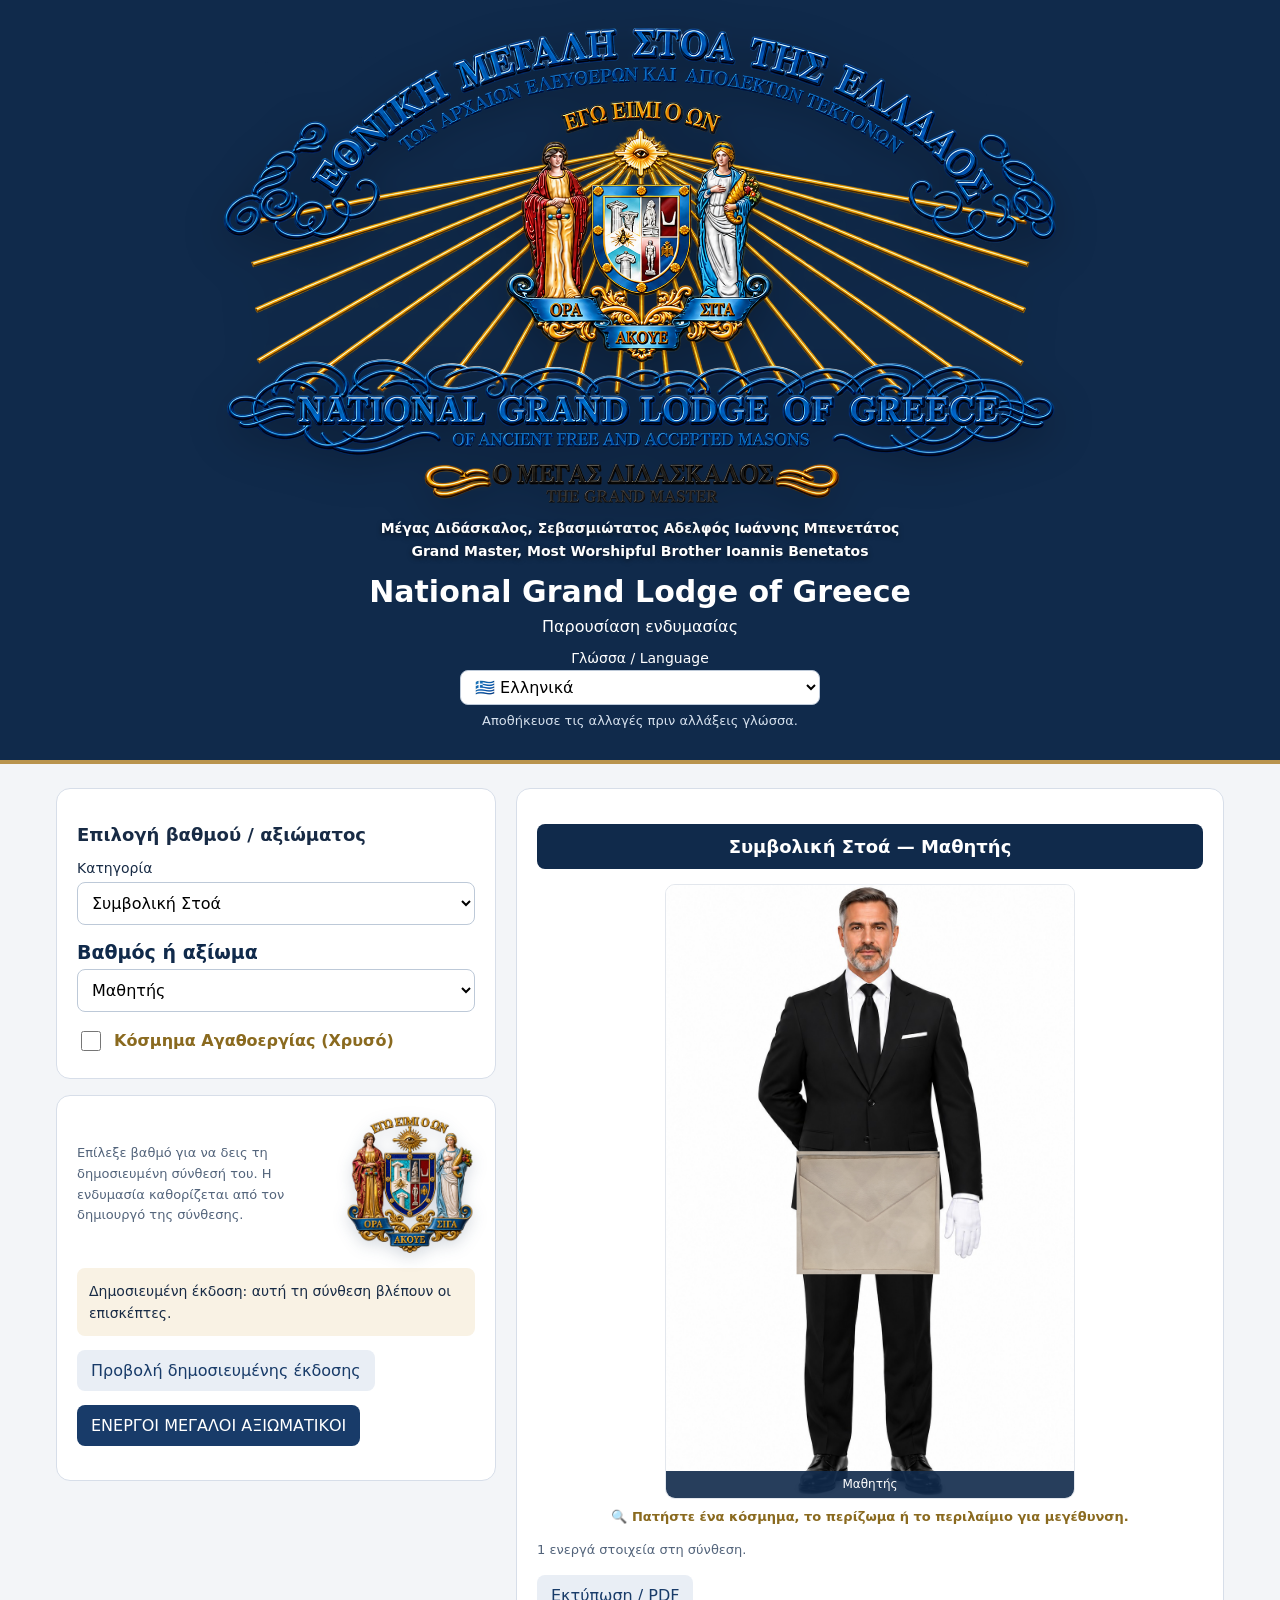
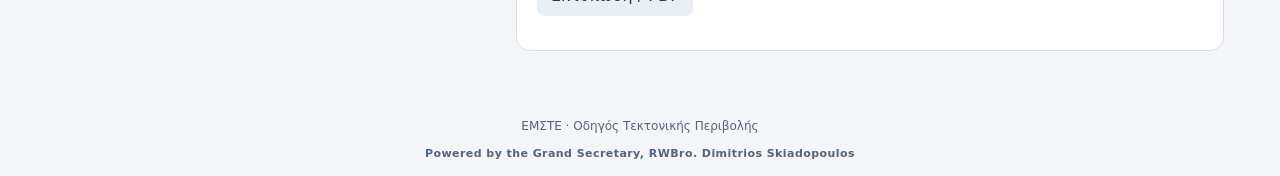
<file: index.html>
<!doctype html><html lang="el"><head><meta charset="utf-8"><meta name="viewport" content="width=device-width,initial-scale=1"><title>NGLG Regalia — Παρουσίαση ενδυμασίας</title><link rel="stylesheet" href="assets/configurator.css?v=20261122-lang3"></head><body data-mode="presentation"><header><img class="brand-hero" src="assets/nglg-3d-header.png" width="1653" height="952" alt="National Grand Lodge of Greece emblem" fetchpriority="high" decoding="async"><div class="grand-master-credit header-credit"><p lang="el">Μέγας Διδάσκαλος, Σεβασμιώτατος Αδελφός Ιωάννης Μπενετάτος</p><p lang="en">Grand Master, Most Worshipful Brother Ioannis Benetatos</p></div><h1>National Grand Lodge of Greece</h1><p>Παρουσίαση ενδυμασίας</p><div class="language-control"><label for="languageSelect">Γλώσσα / Language</label><select id="languageSelect" aria-label="Language"><option value="el">🇬🇷 Ελληνικά</option><option value="en">🇬🇧 English</option><option value="es">🇪🇸 Español</option><option value="pt">🇧🇷 Português (Brasil)</option></select><p class="small">Αποθήκευσε τις αλλαγές πριν αλλάξεις γλώσσα.</p></div></header><main><div class="controls"><section class="panel"><h2>Επιλογή βαθμού / αξιώματος</h2><label for="category">Κατηγορία</label><select id="category"></select><label for="role">Βαθμός ή αξίωμα</label><select id="role"></select><label class="check charity-check" for="charityJewel"><input type="checkbox" id="charityJewel"> Κόσμημα Αγαθοεργίας (Χρυσό)</label><div id="archWrap" hidden><label for="archRole">Πρόσθετη ιδιότητα στην Ιερά Βασιλική Αψίδα</label><select id="archRole"></select><img class="arch-emblem" src="assets/arch-emblem.svg" width="130" height="130" alt="Σήμα Ιεράς Βασιλικής Αψίδος"><p id="archEligibilityNote" class="small"></p></div></section><section class="panel"><div class="intro-with-emblem"><p class="small">Επίλεξε βαθμό για να δεις τη δημοσιευμένη σύνθεσή του. Η ενδυμασία καθορίζεται από τον δημιουργό της σύνθεσης.</p><img class="intro-emblem" src="assets/nglg-emblem-decorative.png" width="1221" height="1288" alt="" aria-hidden="true" loading="lazy" decoding="async"></div><p id="message" class="notice" role="status" aria-live="polite"></p><button id="toggleSource" class="secondary" hidden>Προβολή δημοσιευμένης έκδοσης</button><div class="toolbar"><a class="button" id="activeGrandOfficers" href="protocol.html">ΕΝΕΡΓΟΙ ΜΕΓΑΛΟΙ ΑΞΙΩΜΑΤΙΚΟΙ</a></div></section></div><section class="panel preview"><h2 id="heading"></h2><div class="figure-row"><div class="stage" id="stage"><img class="base" src="assets/mason.png" alt="Βασική φιγούρα με επίσημη ενδυμασία"><div id="imageTitle" class="image-title"></div></div><div class="print-side"><img class="nglg-emblem-print" src="assets/nglg-emblem-decorative.png" width="1221" height="1288" alt="Έμβλημα Εθνικής Μεγάλης Στοάς της Ελλάδος"><img class="arch-emblem-print" src="assets/arch-emblem.svg" width="110" height="110" alt="Σήμα Ιεράς Βασιλικής Αψίδος"></div></div><p class="small detail-hint">🔍 Πατήστε ένα κόσμημα, το περίζωμα ή το περιλαίμιο για μεγέθυνση.</p><p id="compositionStatus" class="small" aria-live="polite"></p><div class="print-credit" aria-hidden="true"><p class="print-credit-el" lang="el">Ο Μέγας Γραμματεύς, Πανσεβάσμιος Αδελφός Δημήτριος Σκιαδόπουλος</p><p class="print-credit-en" lang="en">The Grand Secretary, Right Worshipful Brother Dimitrios Skiadopoulos</p></div><div class="toolbar"><button id="print" class="secondary">Εκτύπωση / PDF</button></div></section></main><footer><p>ΕΜΣΤΕ · Οδηγός Τεκτονικής Περιβολής</p><p class="powered-by" lang="en">Powered by the Grand Secretary, RWBro. Dimitrios Skiadopoulos</p></footer><script src="assets/i18n.js?v=20261122-lang3"></script><script src="assets/catalog.js?v=20261122-lang3"></script><script src="assets/configurator.js?v=20261122-lang3"></script></body></html>
</file>
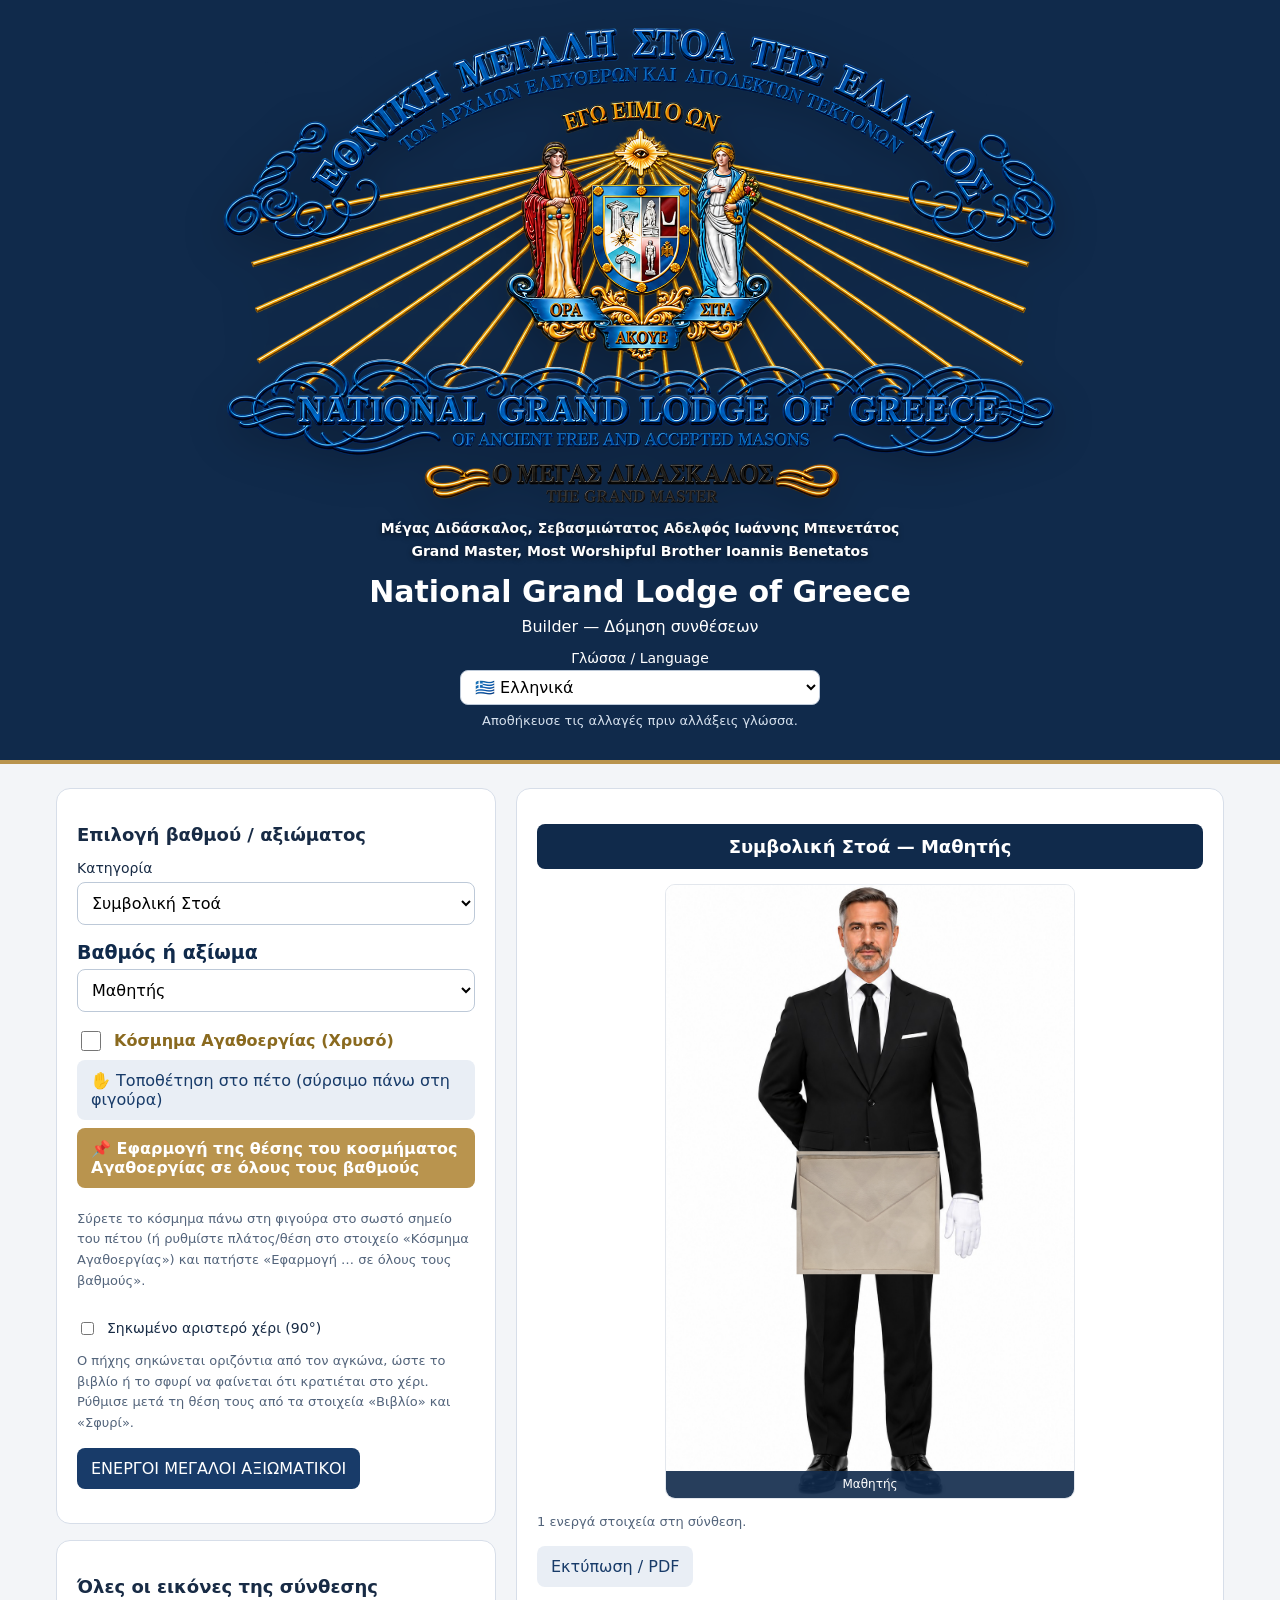
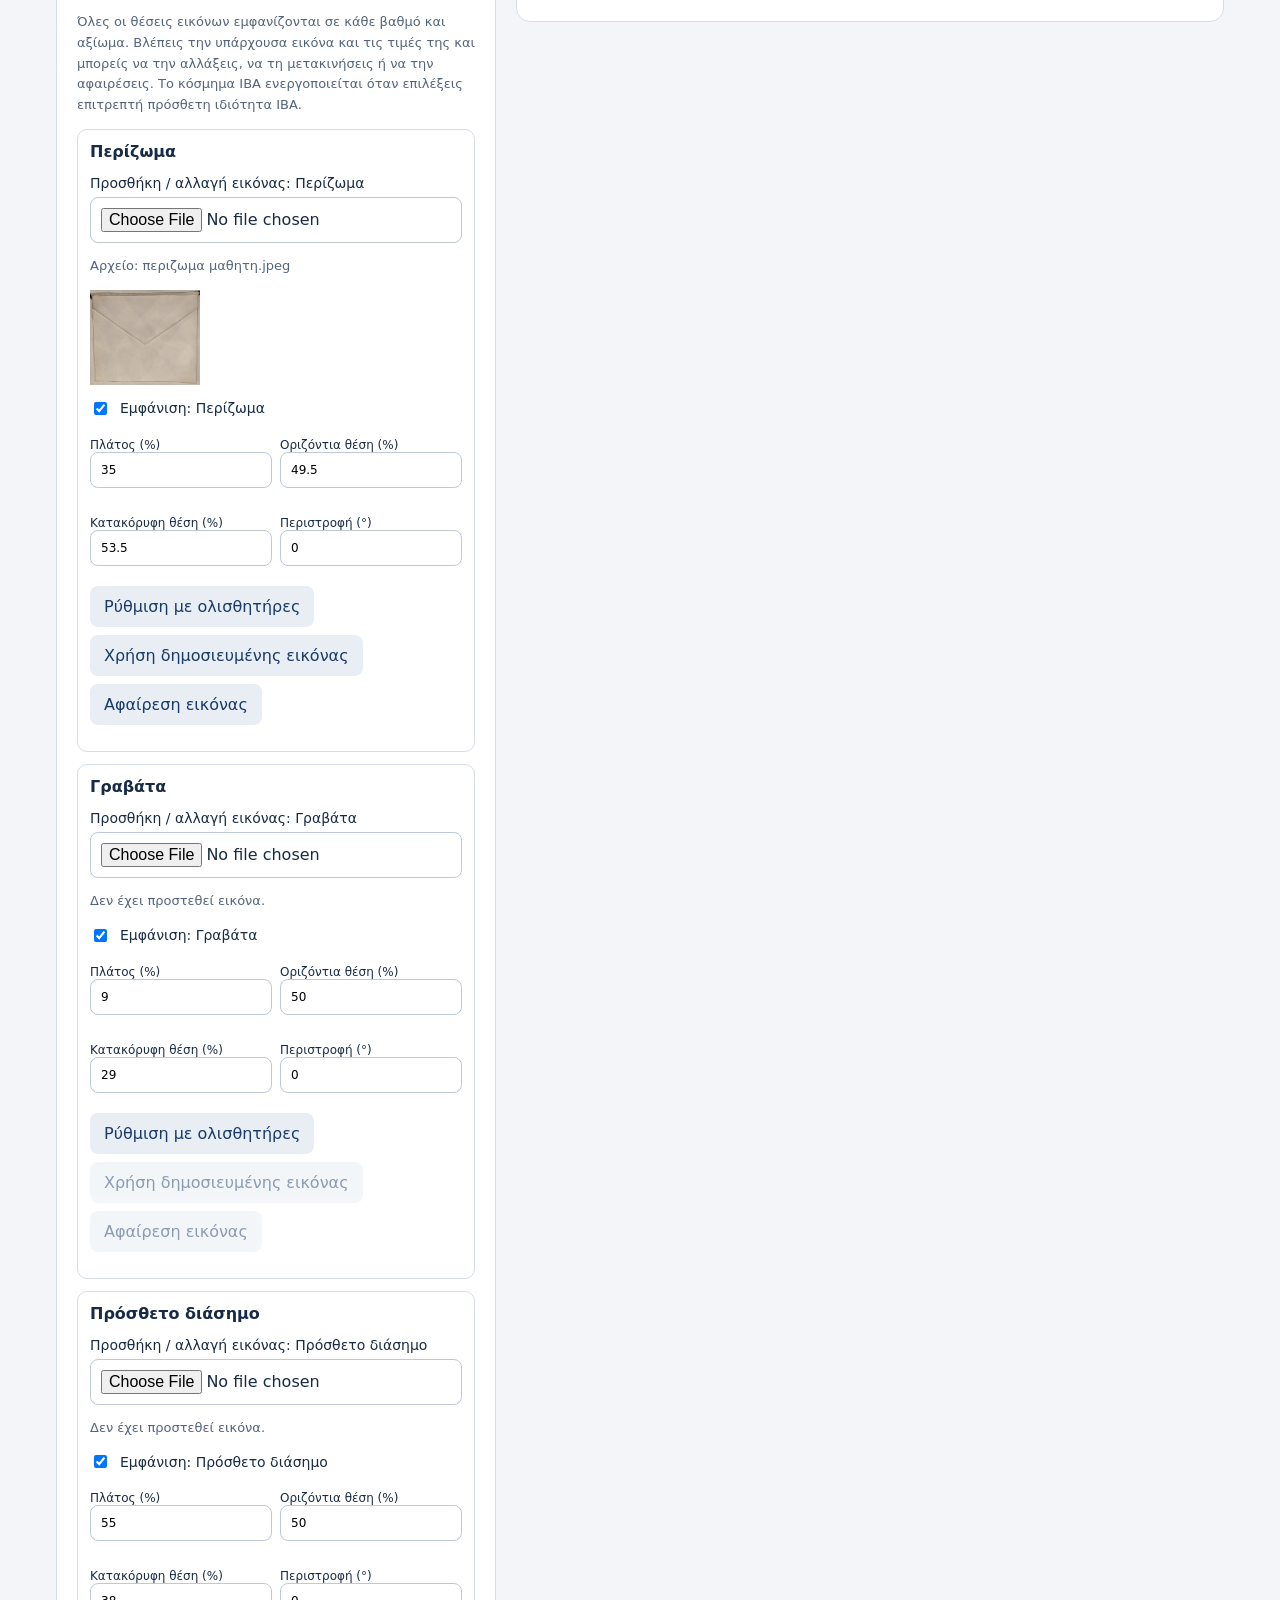
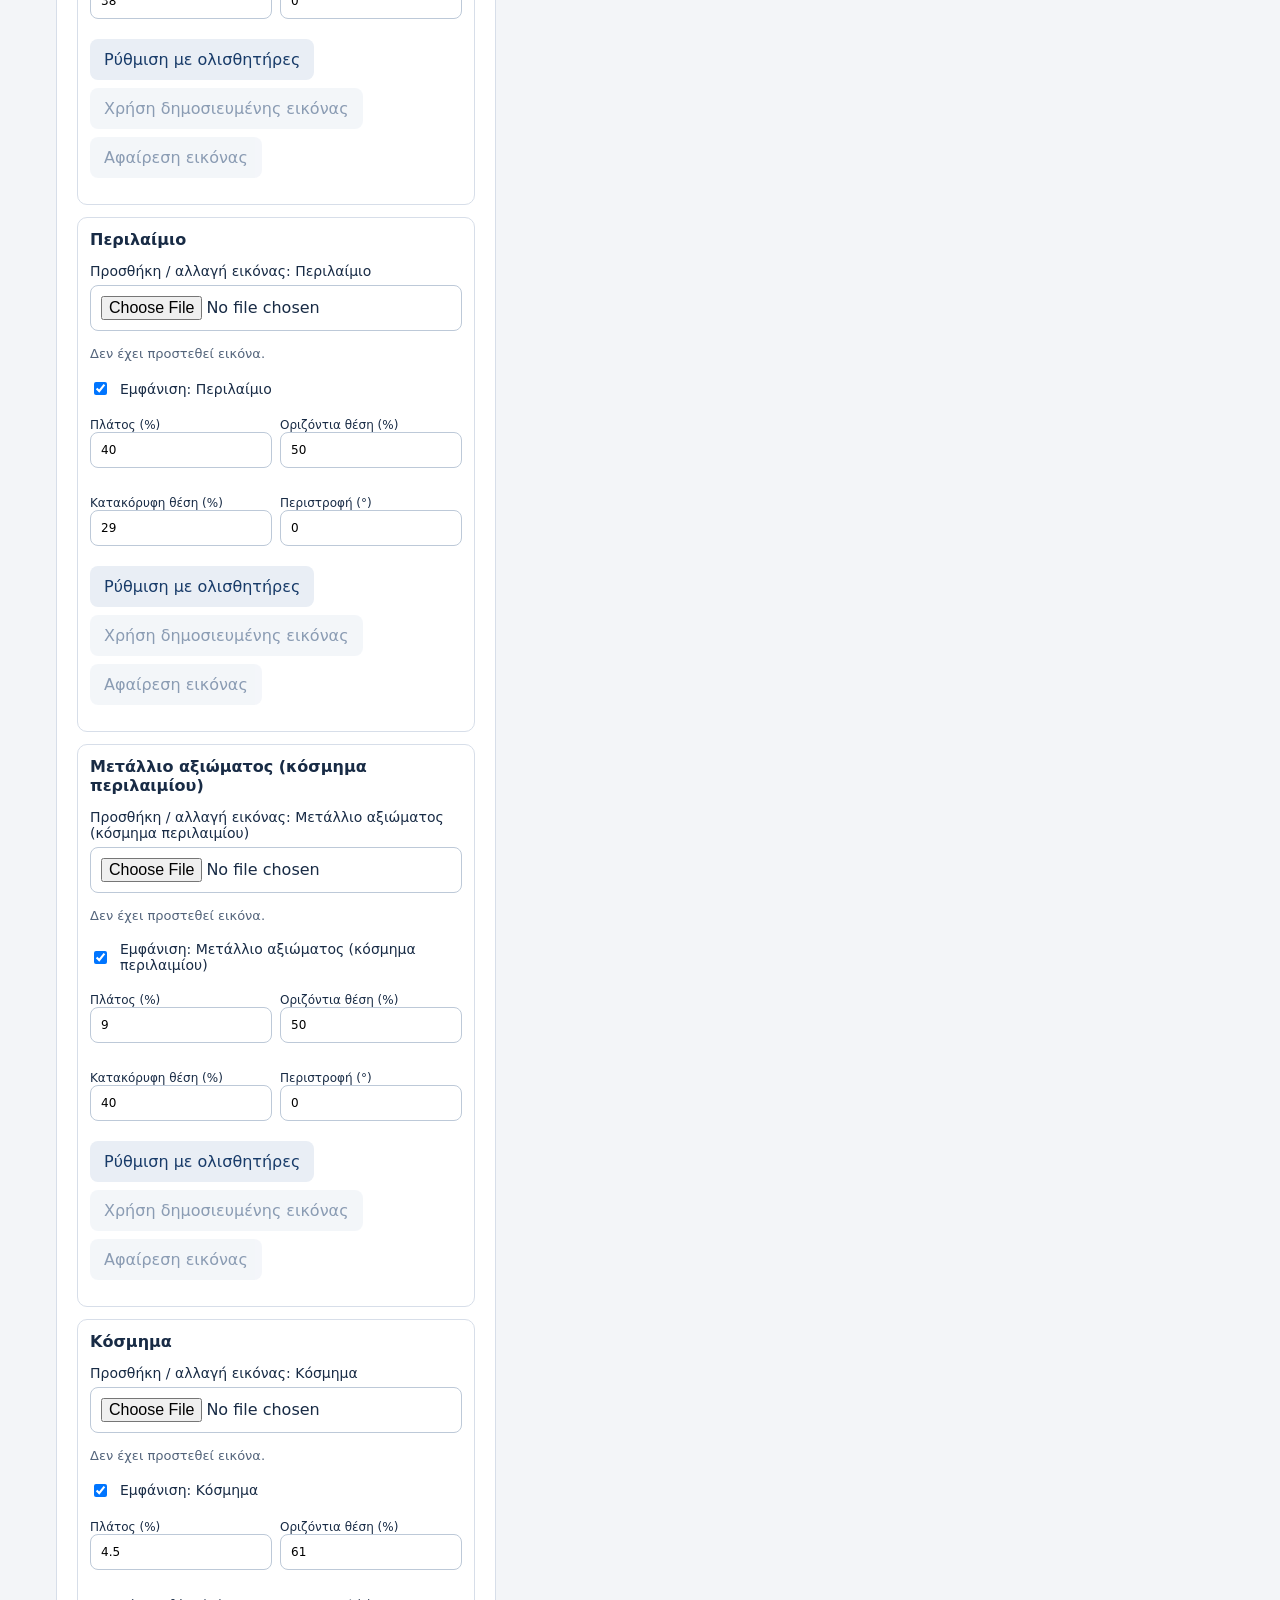
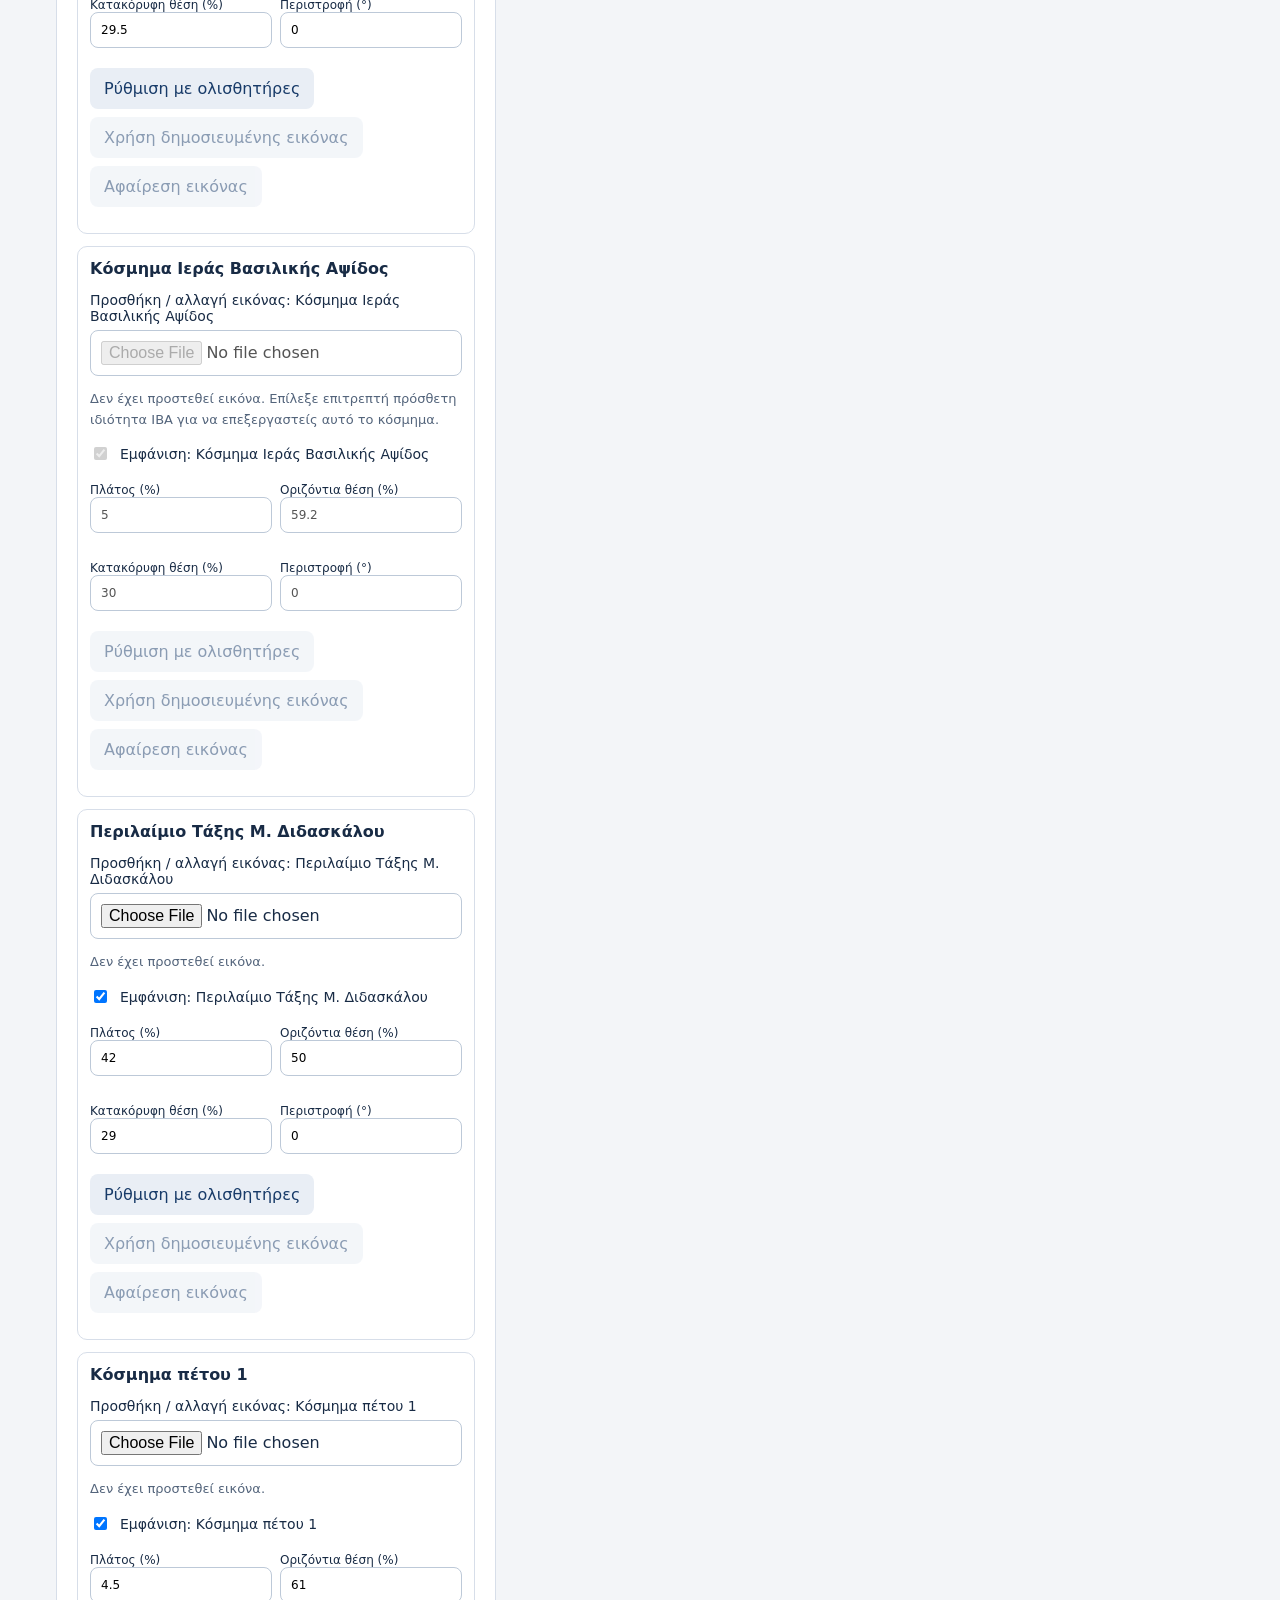
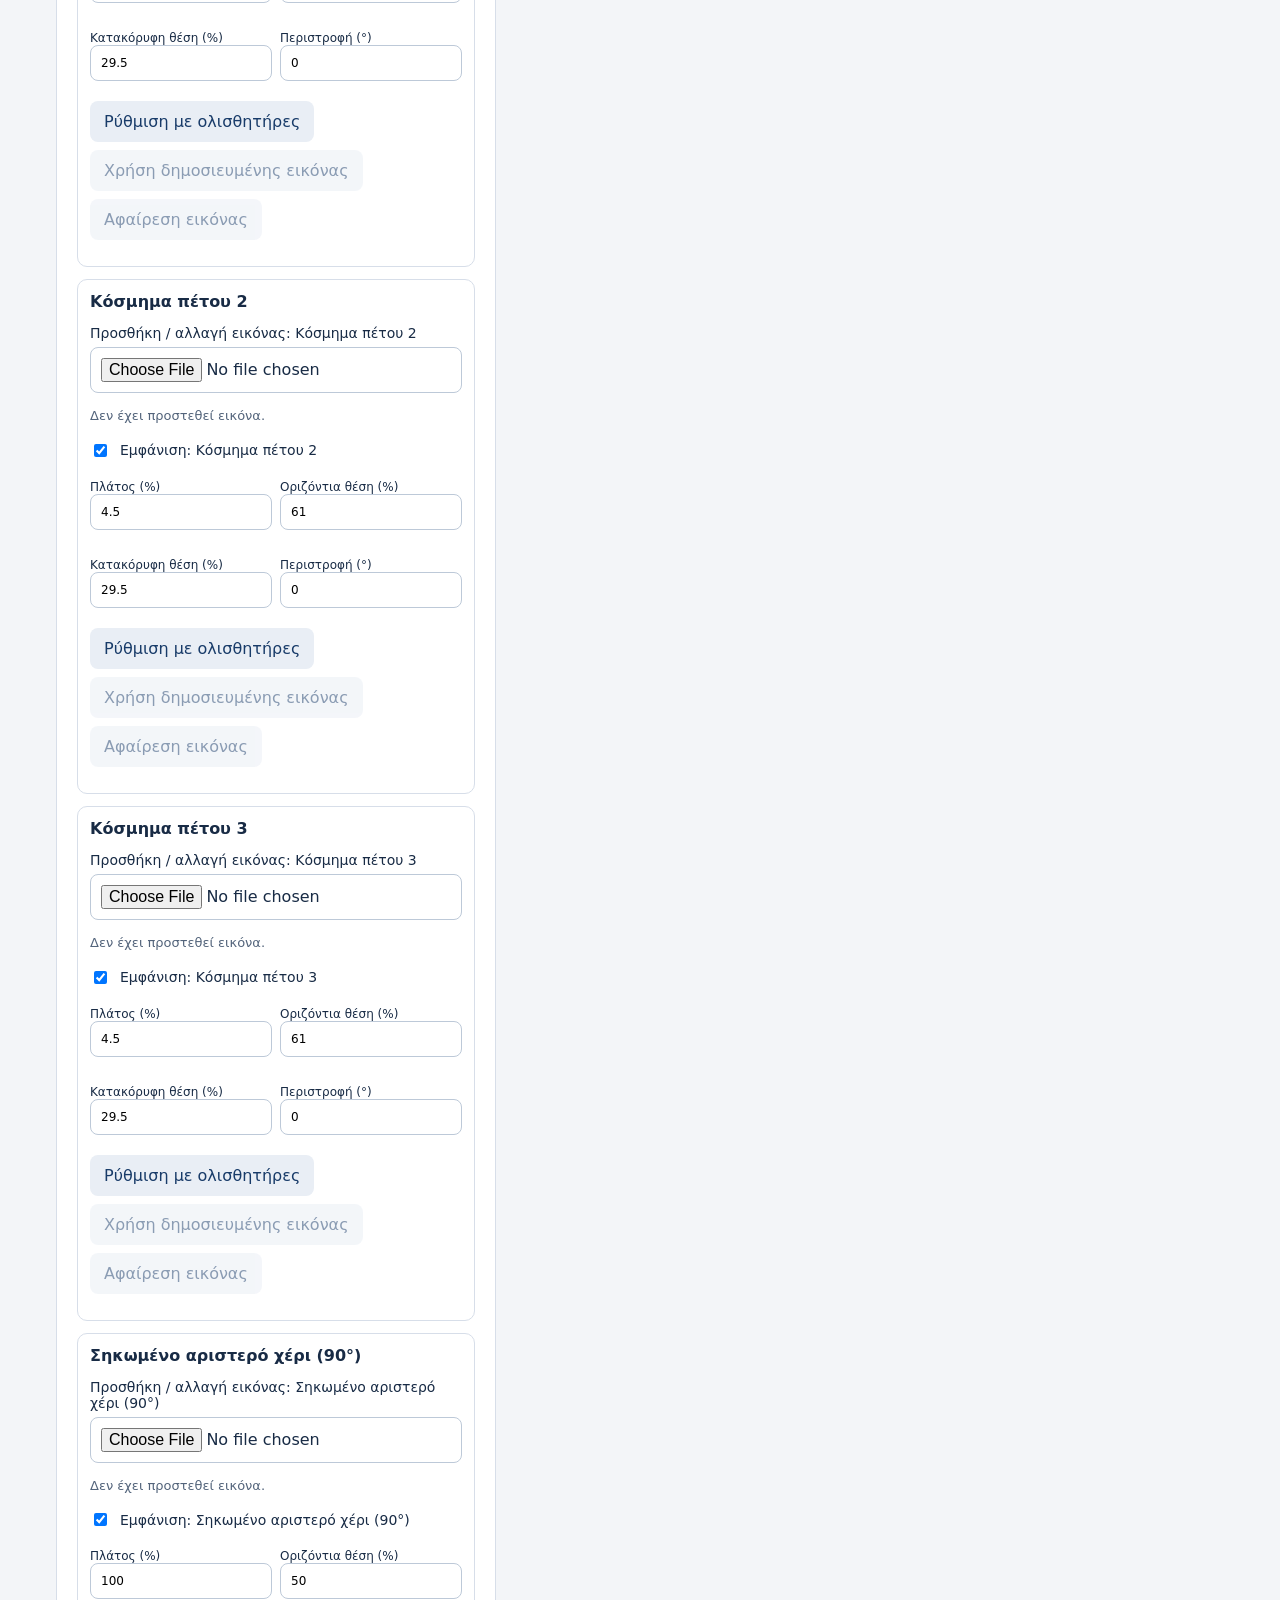
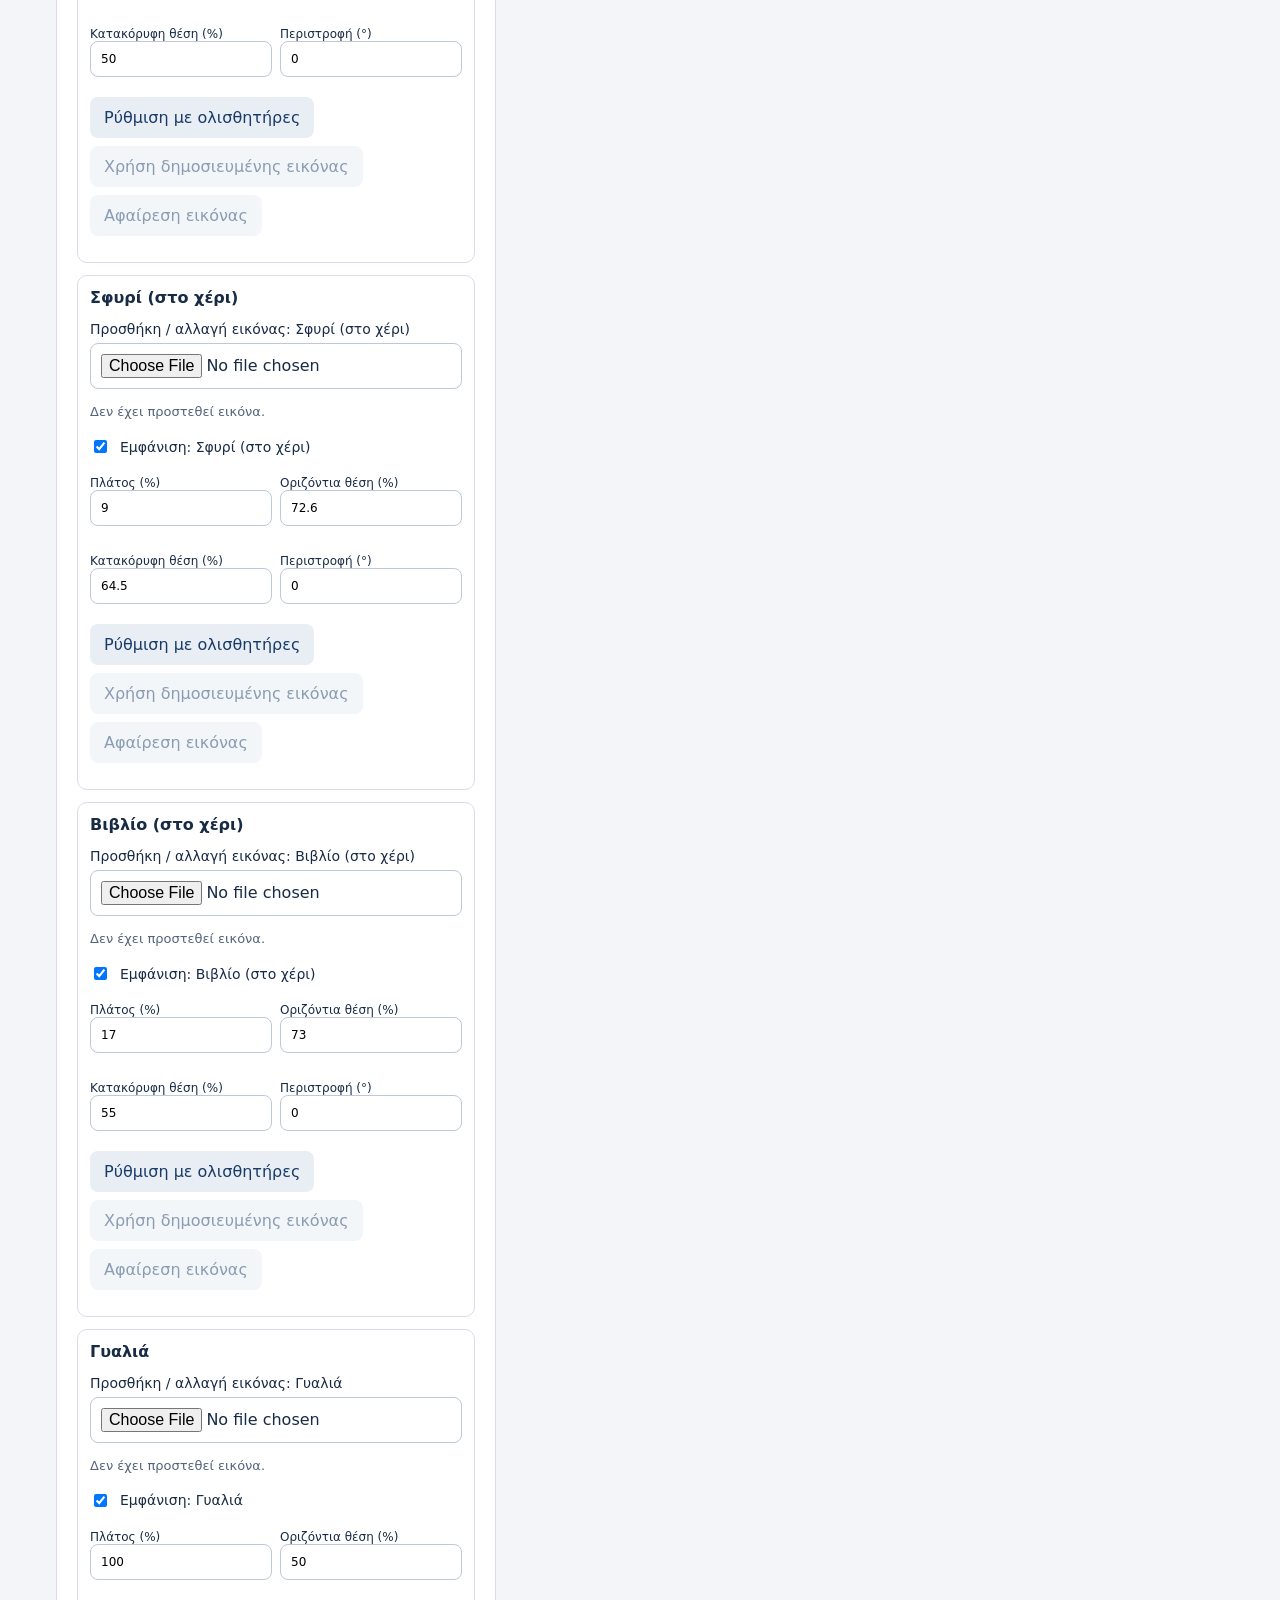
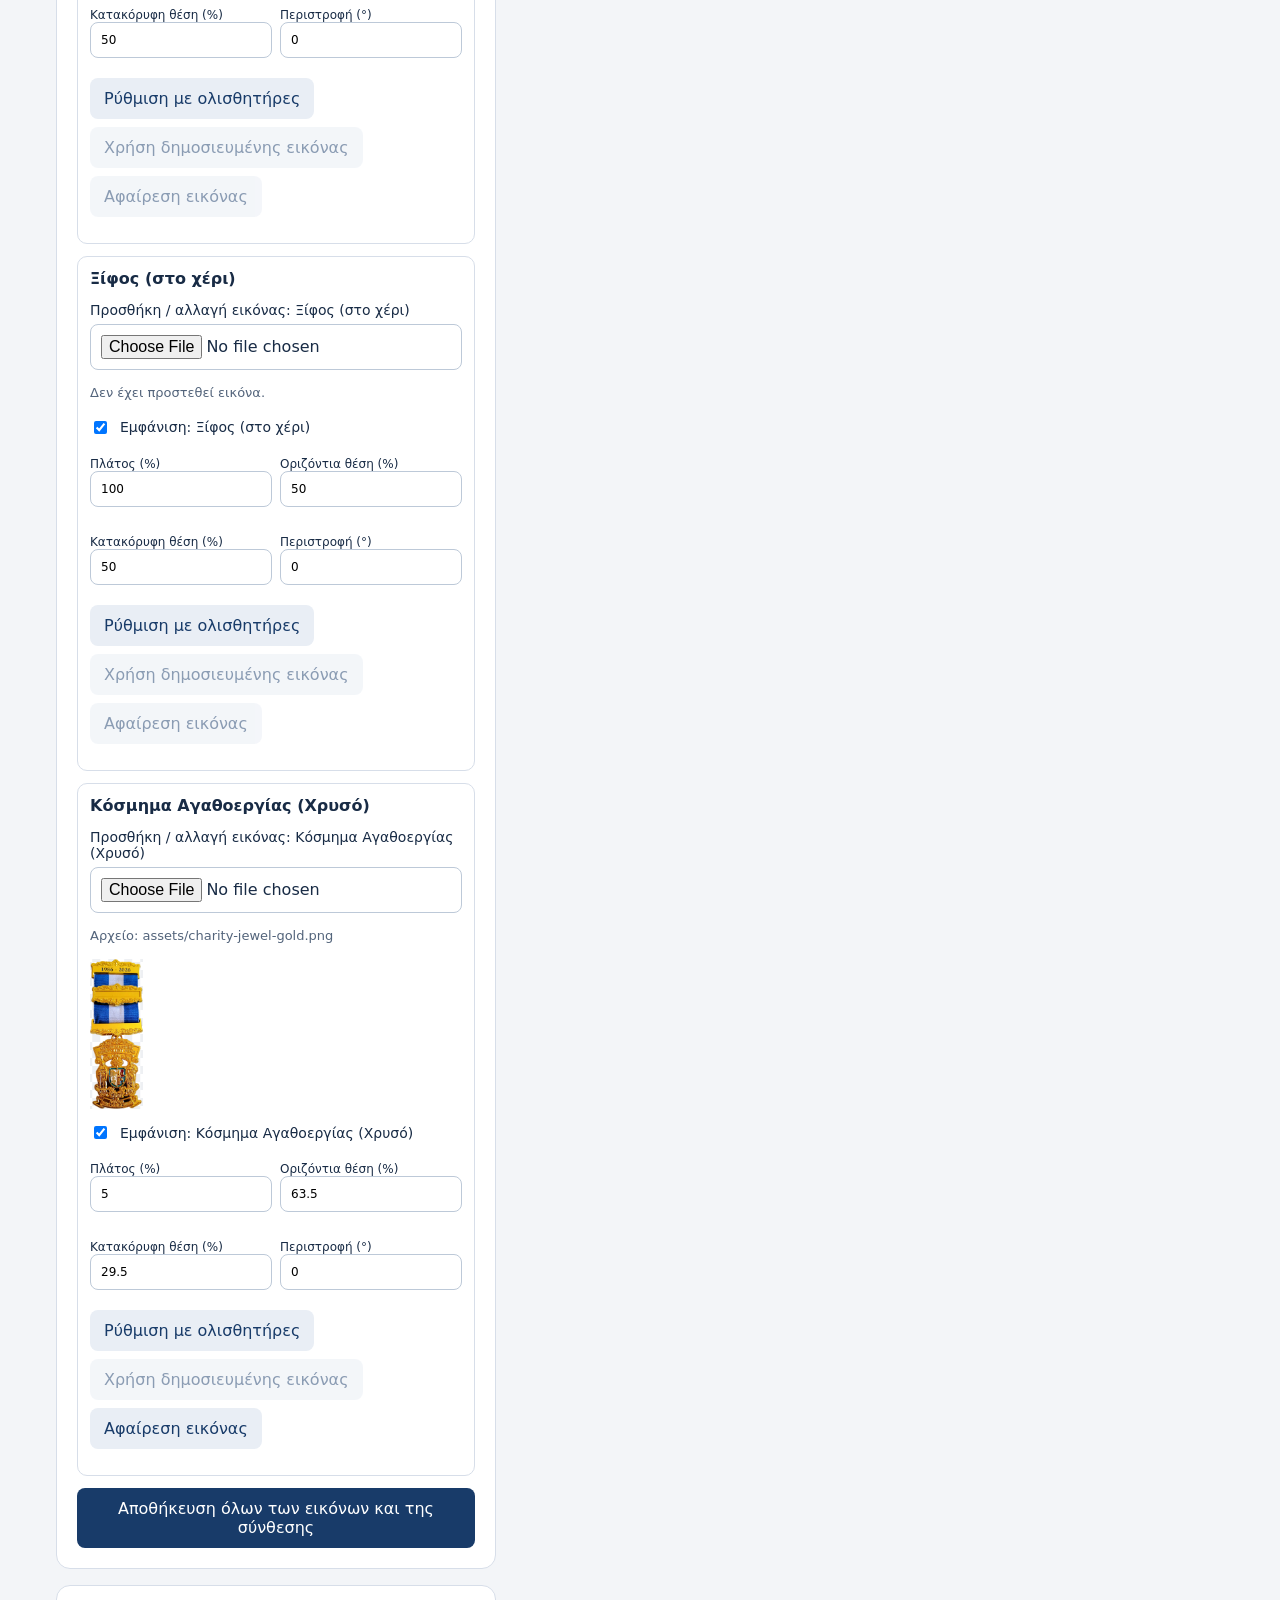
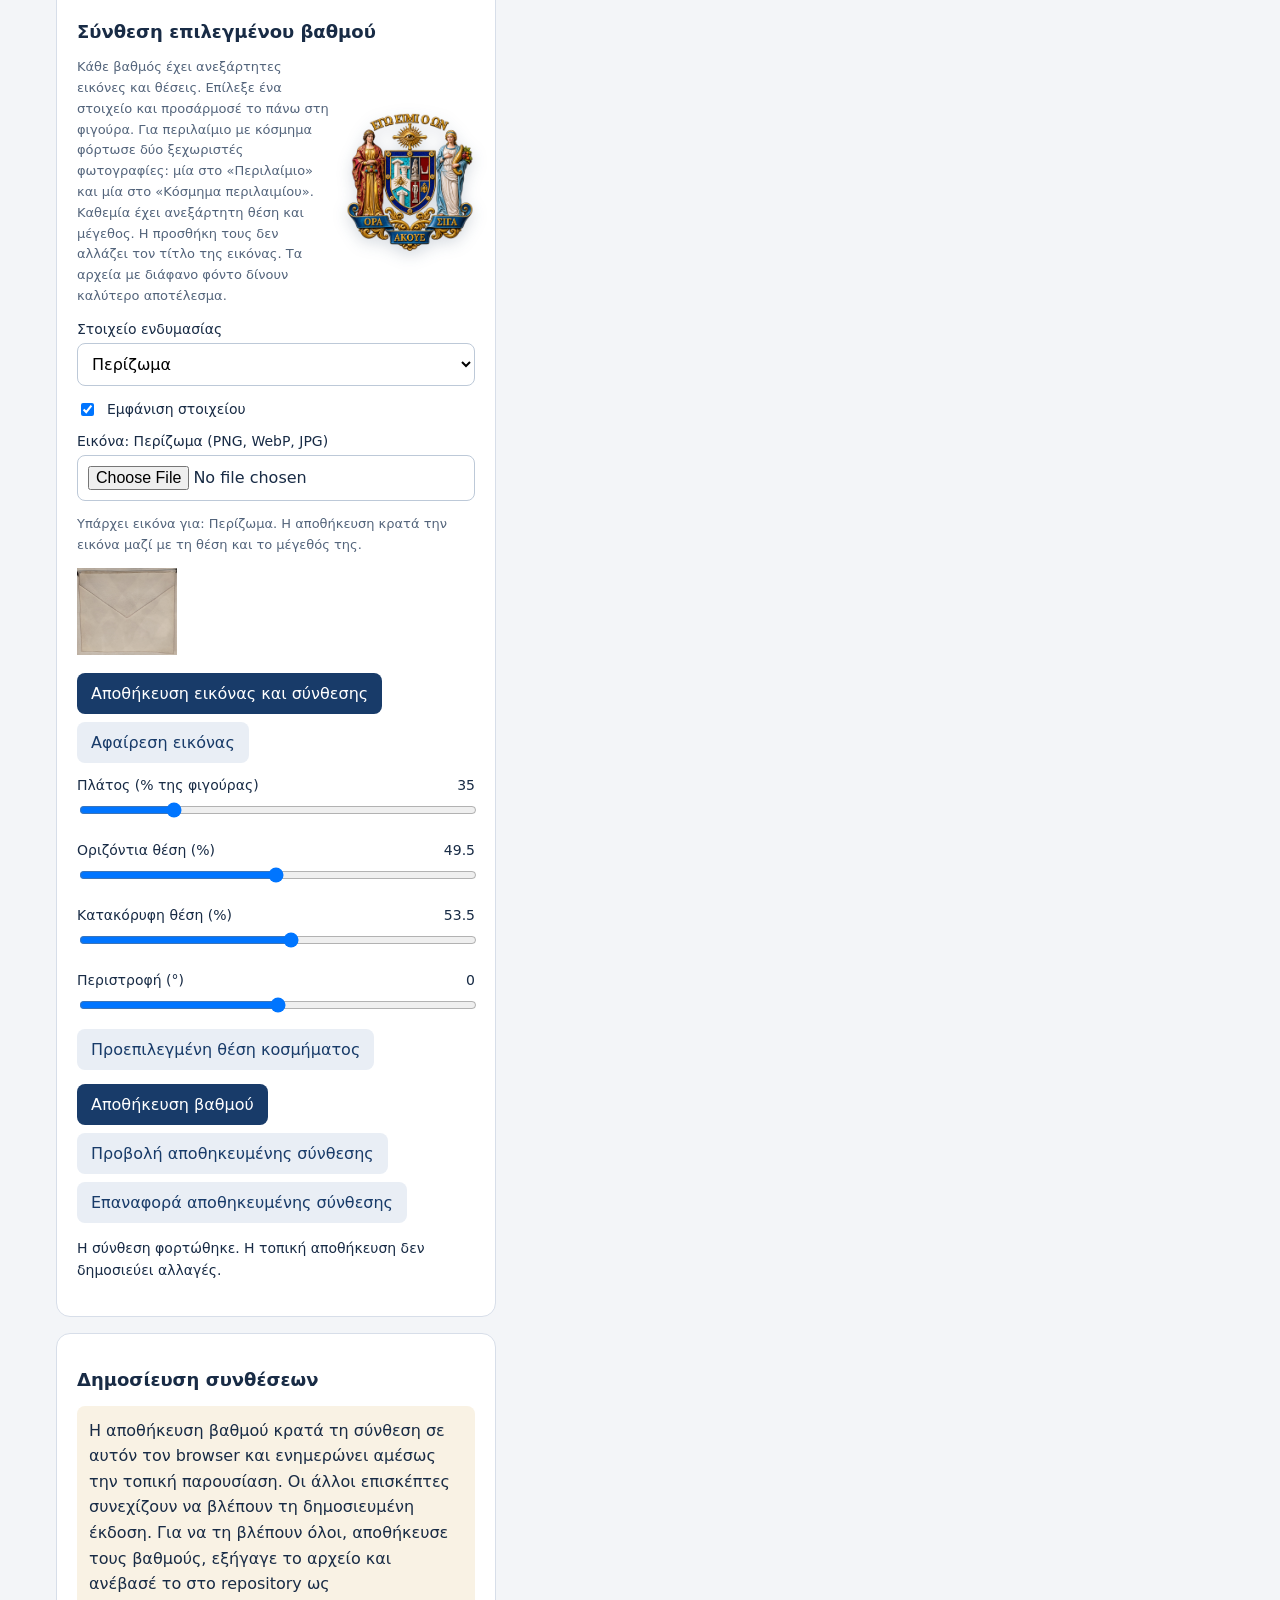
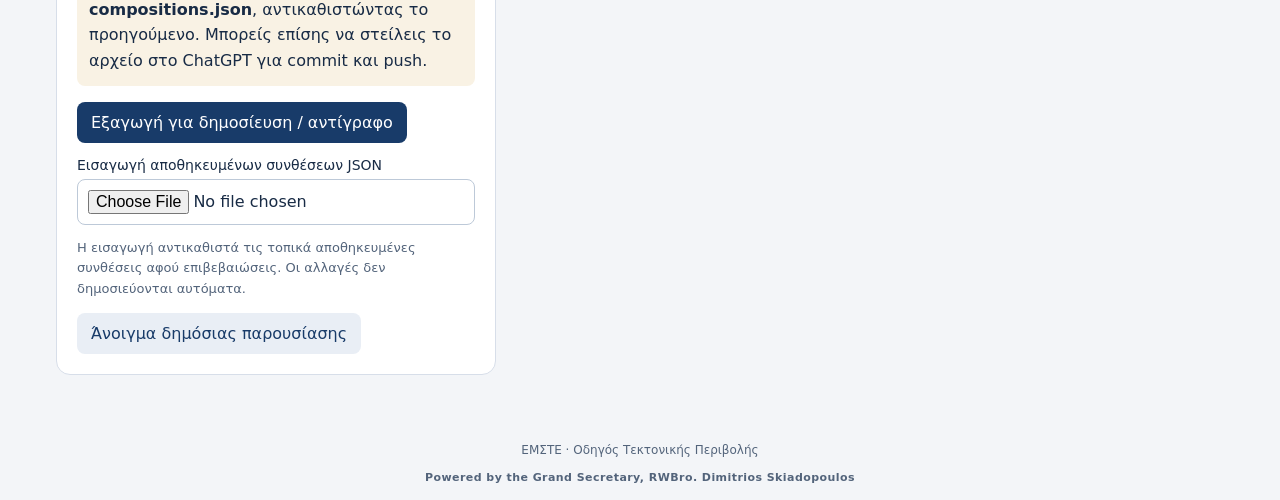
<file: builder.html>
<!doctype html><html lang="el"><head><meta charset="utf-8"><meta name="viewport" content="width=device-width,initial-scale=1"><title>NGLG Regalia — Builder — Δόμηση συνθέσεων</title><link rel="stylesheet" href="assets/configurator.css?v=20261122-lang3"></head><body data-mode="builder"><header><img class="brand-hero" src="assets/nglg-3d-header.png" width="1653" height="952" alt="National Grand Lodge of Greece emblem" fetchpriority="high" decoding="async"><div class="grand-master-credit header-credit"><p lang="el">Μέγας Διδάσκαλος, Σεβασμιώτατος Αδελφός Ιωάννης Μπενετάτος</p><p lang="en">Grand Master, Most Worshipful Brother Ioannis Benetatos</p></div><h1>National Grand Lodge of Greece</h1><p>Builder — Δόμηση συνθέσεων</p><div class="language-control"><label for="languageSelect">Γλώσσα / Language</label><select id="languageSelect" aria-label="Language"><option value="el">🇬🇷 Ελληνικά</option><option value="en">🇬🇧 English</option><option value="es">🇪🇸 Español</option><option value="pt">🇧🇷 Português (Brasil)</option></select><p class="small">Αποθήκευσε τις αλλαγές πριν αλλάξεις γλώσσα.</p></div></header><main><div class="controls"><section class="panel"><h2>Επιλογή βαθμού / αξιώματος</h2><label for="category">Κατηγορία</label><select id="category"></select><label for="role">Βαθμός ή αξίωμα</label><select id="role"></select><label class="check charity-check" for="charityJewel"><input type="checkbox" id="charityJewel"> Κόσμημα Αγαθοεργίας (Χρυσό)</label><div class="charity-tools"><button id="placeCharity" class="secondary" type="button">✋ Τοποθέτηση στο πέτο (σύρσιμο πάνω στη φιγούρα)</button><button id="applyCharityAll" type="button">📌 Εφαρμογή της θέσης του κοσμήματος Αγαθοεργίας σε όλους τους βαθμούς</button><p class="small">Σύρετε το κόσμημα πάνω στη φιγούρα στο σωστό σημείο του πέτου (ή ρυθμίστε πλάτος/θέση στο στοιχείο «Κόσμημα Αγαθοεργίας») και πατήστε «Εφαρμογή … σε όλους τους βαθμούς».</p></div><div id="archWrap" hidden><label for="archRole">Πρόσθετη ιδιότητα στην Ιερά Βασιλική Αψίδα</label><select id="archRole"></select><img class="arch-emblem" src="assets/arch-emblem.svg" width="130" height="130" alt="Σήμα Ιεράς Βασιλικής Αψίδος"><p id="archEligibilityNote" class="small"></p><button id="editArchJewel" class="secondary" type="button" hidden>Προσθήκη / επεξεργασία κοσμήματος ΙΒΑ</button></div><label class="check"><input type="checkbox" id="armRaised"> Σηκωμένο αριστερό χέρι (90°)</label><p class="small">Ο πήχης σηκώνεται οριζόντια από τον αγκώνα, ώστε το βιβλίο ή το σφυρί να φαίνεται ότι κρατιέται στο χέρι. Ρύθμισε μετά τη θέση τους από τα στοιχεία «Βιβλίο» και «Σφυρί».</p><div class="toolbar"><a class="button" id="activeGrandOfficers" href="protocol.html">ΕΝΕΡΓΟΙ ΜΕΓΑΛΟΙ ΑΞΙΩΜΑΤΙΚΟΙ</a></div></section><section class="panel" id="officerKit"><h2>Όλες οι εικόνες της σύνθεσης</h2><p class="small">Όλες οι θέσεις εικόνων εμφανίζονται σε κάθε βαθμό και αξίωμα. Βλέπεις την υπάρχουσα εικόνα και τις τιμές της και μπορείς να την αλλάξεις, να τη μετακινήσεις ή να την αφαιρέσεις. Το κόσμημα ΙΒΑ ενεργοποιείται όταν επιλέξεις επιτρεπτή πρόσθετη ιδιότητα ΙΒΑ.</p><div id="allUploadCards"></div><button type="button" id="saveOfficerKit">Αποθήκευση όλων των εικόνων και της σύνθεσης</button></section><section class="panel"><h2>Σύνθεση επιλεγμένου βαθμού</h2><div class="intro-with-emblem"><p class="small">Κάθε βαθμός έχει ανεξάρτητες εικόνες και θέσεις. Επίλεξε ένα στοιχείο και προσάρμοσέ το πάνω στη φιγούρα. Για περιλαίμιο με κόσμημα φόρτωσε δύο ξεχωριστές φωτογραφίες: μία στο «Περιλαίμιο» και μία στο «Κόσμημα περιλαιμίου». Καθεμία έχει ανεξάρτητη θέση και μέγεθος. Η προσθήκη τους δεν αλλάζει τον τίτλο της εικόνας. Τα αρχεία με διάφανο φόντο δίνουν καλύτερο αποτέλεσμα.</p><img class="intro-emblem" src="assets/nglg-emblem-decorative.png" width="1221" height="1288" alt="" aria-hidden="true" loading="lazy" decoding="async"></div><label for="slot">Στοιχείο ενδυμασίας</label><select id="slot"></select><label class="check"><input id="enabled" type="checkbox"> Εμφάνιση στοιχείου</label><label id="uploadLabel" for="upload">Εικόνα στοιχείου (PNG, WebP, JPG)</label><input id="upload" type="file" accept="image/png,image/webp,image/jpeg"><p id="imageState" class="small" aria-live="polite"></p><img id="imagePreview" alt="Προεπισκόπηση επιλεγμένης εικόνας" hidden style="max-width:100px;max-height:150px;object-fit:contain"><div class="toolbar"><button id="saveImage" type="button">Αποθήκευση εικόνας και σύνθεσης</button><button id="remove" class="secondary">Αφαίρεση εικόνας</button></div><div id="transforms"></div><button id="resetJewelPosition" type="button" class="secondary" hidden>Προεπιλεγμένη θέση κοσμήματος</button><div class="toolbar"><button id="save">Αποθήκευση βαθμού</button><a class="button secondary" href="./" target="_blank" rel="noopener">Προβολή αποθηκευμένης σύνθεσης</a><button id="restore" class="secondary">Επαναφορά αποθηκευμένης σύνθεσης</button></div><p id="message" role="status" aria-live="polite"></p></section><section class="panel"><h2>Δημοσίευση συνθέσεων</h2><p class="notice">Η αποθήκευση βαθμού κρατά τη σύνθεση σε αυτόν τον browser και ενημερώνει αμέσως την τοπική παρουσίαση. Οι άλλοι επισκέπτες συνεχίζουν να βλέπουν τη δημοσιευμένη έκδοση. Για να τη βλέπουν όλοι, αποθήκευσε τους βαθμούς, εξήγαγε το αρχείο και ανέβασέ το στο repository ως <strong>compositions.json</strong>, αντικαθιστώντας το προηγούμενο. Μπορείς επίσης να στείλεις το αρχείο στο ChatGPT για commit και push.</p><button id="export">Εξαγωγή για δημοσίευση / αντίγραφο</button><label for="import">Εισαγωγή αποθηκευμένων συνθέσεων JSON</label><input id="import" type="file" accept="application/json,.json"><p class="small">Η εισαγωγή αντικαθιστά τις τοπικά αποθηκευμένες συνθέσεις αφού επιβεβαιώσεις. Οι αλλαγές δεν δημοσιεύονται αυτόματα.</p><a class="button secondary" href="./" target="_blank" rel="noopener">Άνοιγμα δημόσιας παρουσίασης</a></section></div><section class="panel preview"><h2 id="heading"></h2><div class="figure-row"><div class="stage" id="stage"><img class="base" src="assets/mason.png" alt="Βασική φιγούρα με επίσημη ενδυμασία"><div id="imageTitle" class="image-title"></div></div><div class="print-side"><img class="nglg-emblem-print" src="assets/nglg-emblem-decorative.png" width="1221" height="1288" alt="Έμβλημα Εθνικής Μεγάλης Στοάς της Ελλάδος"><img class="arch-emblem-print" src="assets/arch-emblem.svg" width="110" height="110" alt="Σήμα Ιεράς Βασιλικής Αψίδος"></div></div><p id="compositionStatus" class="small" aria-live="polite"></p><div class="print-credit" aria-hidden="true"><p class="print-credit-el" lang="el">Ο Μέγας Γραμματεύς, Πανσεβάσμιος Αδελφός Δημήτριος Σκιαδόπουλος</p><p class="print-credit-en" lang="en">The Grand Secretary, Right Worshipful Brother Dimitrios Skiadopoulos</p></div><div class="toolbar"><button id="print" class="secondary">Εκτύπωση / PDF</button></div></section></main><footer><p>ΕΜΣΤΕ · Οδηγός Τεκτονικής Περιβολής</p><p class="powered-by" lang="en">Powered by the Grand Secretary, RWBro. Dimitrios Skiadopoulos</p></footer><script src="assets/i18n.js?v=20261122-lang3"></script><script src="assets/catalog.js?v=20261122-lang3"></script><script src="assets/configurator.js?v=20261122-lang3"></script></body></html>
</file>
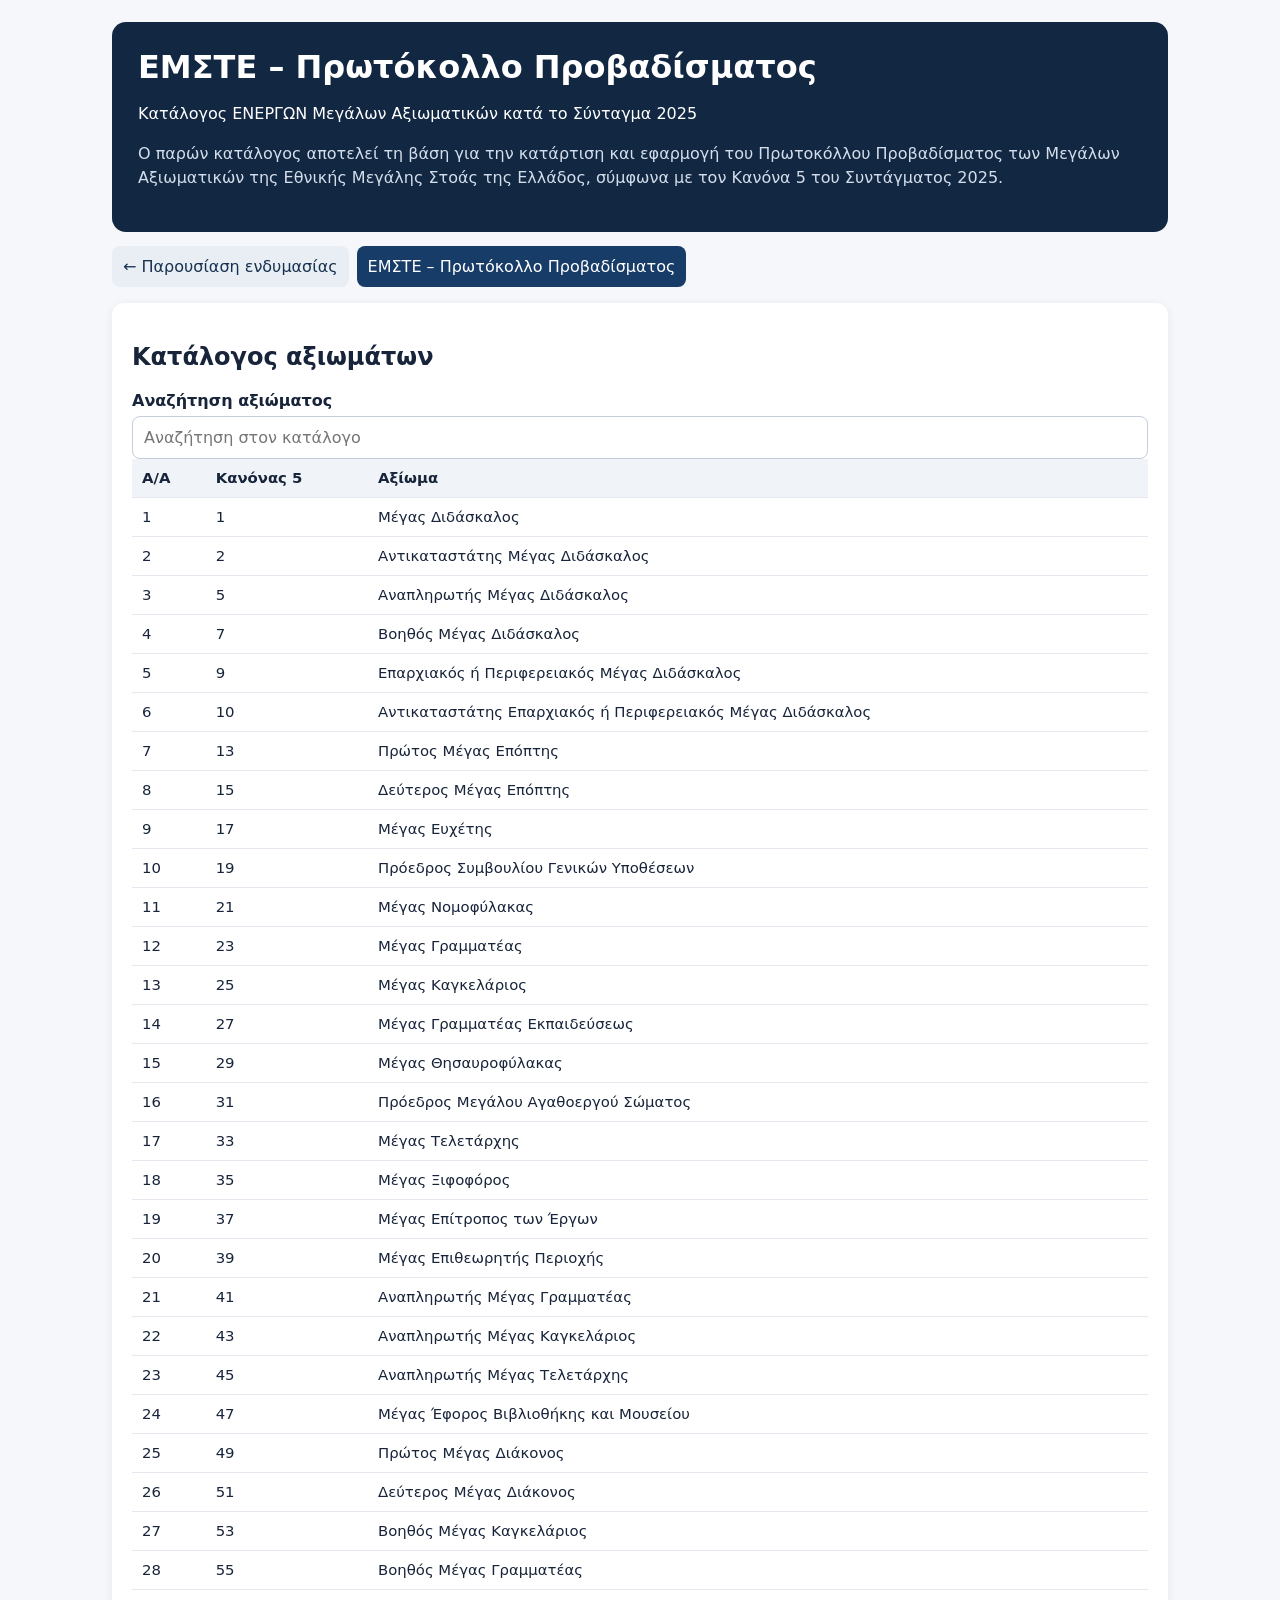
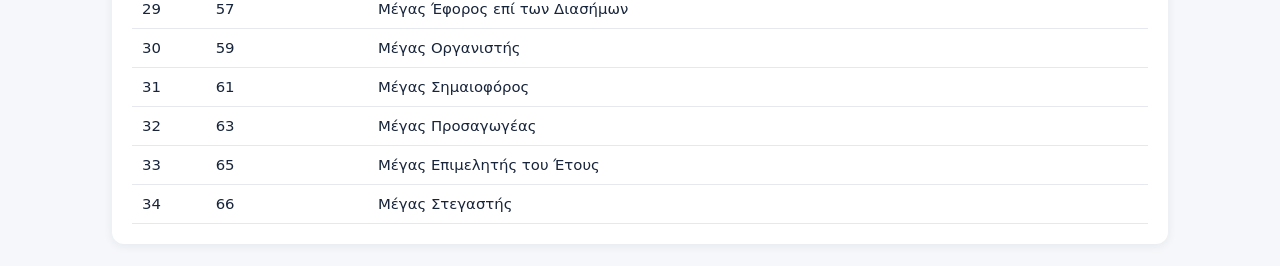
<file: protocol.html>
<!doctype html><html lang="el"><head><meta charset="utf-8"><meta name="viewport" content="width=device-width,initial-scale=1"><title>ΕΜΣΤΕ – Πρωτόκολλο Προβαδίσματος</title><style>:root{font-family:system-ui,-apple-system,'Segoe UI',sans-serif;color:#17243a;background:#f5f7fa}*{box-sizing:border-box}body{margin:0}.wrap{max-width:1100px;margin:auto;padding:22px}header{background:#122742;color:white;padding:26px;border-radius:14px}h1{font-size:clamp(1.3rem,3vw,2rem);margin:0 0 10px}p{line-height:1.5}.muted{color:#59687a}header .muted{color:#d3deeb}.panel{background:white;padding:20px;border-radius:12px;margin-top:16px;box-shadow:0 2px 10px #13274312}label{font-weight:650;display:block;margin:10px 0 6px}input,select,button{font:inherit;padding:11px;border:1px solid #c5ceda;border-radius:8px;max-width:100%}input,select{width:100%}button{background:#183c68;color:white;cursor:pointer;border:0}button.secondary{background:#e9eef5;color:#17324f}button.danger{background:#9e2936}button:focus-visible,input:focus-visible,select:focus-visible{outline:3px solid #83b8ff}.grid{display:grid;grid-template-columns:repeat(auto-fit,minmax(230px,1fr));gap:14px}.actions{display:flex;gap:8px;flex-wrap:wrap;margin-top:14px}table{width:100%;border-collapse:collapse;font-size:.93rem}th,td{text-align:left;padding:10px;border-bottom:1px solid #e5e9ef}th{background:#f0f4f8}td:first-child{font-variant-numeric:tabular-nums} .tablewrap{overflow-x:auto}.small{font-size:.85rem}.status{min-height:24px;color:#145d3d}.note{border-left:4px solid #c9a55b;padding-left:12px}@media print{body{background:white}.wrap{max-width:none;padding:0}header{color:black;background:white;padding:0}.panel{box-shadow:none;border:0;padding:10px 0}.no-print{display:none!important}button{display:none}}[hidden]{display:none!important}</style></head><body><main class="wrap" id="app"><header><h1>ΕΜΣΤΕ – Πρωτόκολλο Προβαδίσματος</h1><p>Κατάλογος ΕΝΕΡΓΩΝ Μεγάλων Αξιωματικών κατά το Σύνταγμα 2025</p><p class="muted">Ο παρών κατάλογος αποτελεί τη βάση για την κατάρτιση και εφαρμογή του Πρωτοκόλλου Προβαδίσματος των Μεγάλων Αξιωματικών της Εθνικής Μεγάλης Στοάς της Ελλάδος, σύμφωνα με τον Κανόνα 5 του Συντάγματος 2025.</p></header><div class="actions no-print"><a href="./" style="display:inline-block;padding:11px;border-radius:8px;background:#e9eef5;color:#17324f;text-decoration:none">← Παρουσίαση ενδυμασίας</a><button id="showOrdered">ΕΜΣΤΕ – Πρωτόκολλο Προβαδίσματος</button></div><section class="panel"><h2>Κατάλογος αξιωμάτων</h2><div class="no-print"><label for="search">Αναζήτηση αξιώματος</label><input id="search" placeholder="Αναζήτηση στον κατάλογο"></div><div class="tablewrap"><table><thead><tr><th>Α/Α</th><th>Κανόνας 5</th><th>Αξίωμα</th></tr></thead><tbody id="offices"></tbody></table></div></section></main><main class="wrap" id="orderedView" hidden><div class="actions no-print" style="margin:0 0 14px"><button class="secondary" id="backApp">← Επιστροφή</button><button class="secondary" id="printOrdered">Εκτύπωση / PDF</button></div><header><h1>ΕΜΣΤΕ – Πρωτόκολλο Προβαδίσματος</h1><p>Κατάλογος ΕΝΕΡΓΩΝ Μεγάλων Αξιωματικών κατά το Σύνταγμα 2025</p><p class="muted">Ο παρών κατάλογος αποτελεί τη βάση για την κατάρτιση και εφαρμογή του Πρωτοκόλλου Προβαδίσματος των Μεγάλων Αξιωματικών της Εθνικής Μεγάλης Στοάς της Ελλάδος, σύμφωνα με τον Κανόνα 5 του Συντάγματος 2025.</p></header><section class="panel"><h2>Κατάλογος αξιωμάτων</h2><div class="tablewrap"><table><thead><tr><th style="width:70px">Α/Α</th><th>Αξίωμα</th></tr></thead><tbody id="orderedOffices"></tbody></table></div></section></main><script>
'use strict';
const offices=[
[1,'Μέγας Διδάσκαλος'],[2,'Αντικαταστάτης Μέγας Διδάσκαλος'],[5,'Αναπληρωτής Μέγας Διδάσκαλος'],[7,'Βοηθός Μέγας Διδάσκαλος'],[9,'Επαρχιακός ή Περιφερειακός Μέγας Διδάσκαλος'],[10,'Αντικαταστάτης Επαρχιακός ή Περιφερειακός Μέγας Διδάσκαλος'],[13,'Πρώτος Μέγας Επόπτης'],[15,'Δεύτερος Μέγας Επόπτης'],[17,'Μέγας Ευχέτης'],[19,'Πρόεδρος Συμβουλίου Γενικών Υποθέσεων'],[21,'Μέγας Νομοφύλακας'],[23,'Μέγας Γραμματέας'],[25,'Μέγας Καγκελάριος'],[27,'Μέγας Γραμματέας Εκπαιδεύσεως'],[29,'Μέγας Θησαυροφύλακας'],[31,'Πρόεδρος Μεγάλου Αγαθοεργού Σώματος'],[33,'Μέγας Τελετάρχης'],[35,'Μέγας Ξιφοφόρος'],[37,'Μέγας Επίτροπος των Έργων'],[39,'Μέγας Επιθεωρητής Περιοχής'],[41,'Αναπληρωτής Μέγας Γραμματέας'],[43,'Αναπληρωτής Μέγας Καγκελάριος'],[45,'Αναπληρωτής Μέγας Τελετάρχης'],[47,'Μέγας Έφορος Βιβλιοθήκης και Μουσείου'],[49,'Πρώτος Μέγας Διάκονος'],[51,'Δεύτερος Μέγας Διάκονος'],[53,'Βοηθός Μέγας Καγκελάριος'],[55,'Βοηθός Μέγας Γραμματέας'],[57,'Μέγας Έφορος επί των Διασήμων'],[59,'Μέγας Οργανιστής'],[61,'Μέγας Σημαιοφόρος'],[63,'Μέγας Προσαγωγέας'],[65,'Μέγας Επιμελητής του Έτους'],[66,'Μέγας Στεγαστής']];
const $=id=>document.getElementById(id);function cell(tr,s){let td=document.createElement('td');td.textContent=String(s);tr.appendChild(td);return td}
function renderOffices(){const q=$('search').value.trim().toLocaleLowerCase('el');$('offices').replaceChildren();offices.forEach(([rank,name],i)=>{if(!name.toLocaleLowerCase('el').includes(q)&&!String(rank).includes(q))return;const tr=document.createElement('tr');cell(tr,i+1);cell(tr,rank);cell(tr,name);$('offices').appendChild(tr)})}
$('search').addEventListener('input',renderOffices);renderOffices();
const orderedOffices=['Μέγας Διδάσκαλος','Αντικαταστάτης Μέγας Διδάσκαλος','Αναπληρωτής Μέγας Διδάσκαλος','Βοηθός Μέγας Διδάσκαλος','Επαρχιακός ή Περιφερειακός Μέγας Διδάσκαλος','Αντικαταστάτης Επαρχιακός ή Περιφερειακός Μέγας Διδάσκαλος','Πρώτος Μέγας Επόπτης','Δεύτερος Μέγας Επόπτης','Μέγας Ευχέτης','Πρόεδρος Συμβουλίου Γενικών Υποθέσεων','Μέγας Νομοφύλακας','Μέγας Γραμματέας','Μέγας Καγκελάριος','Μέγας Γραμματέας Εκπαιδεύσεως','Μέγας Θησαυροφύλακας','Πρόεδρος Μεγάλου Αγαθοεργού Σώματος','Μέγας Τελετάρχης','Μέγας Ξιφοφόρος','Μέγας Επίτροπος των Έργων','Μέγας Επιθεωρητής Περιοχής','Αναπληρωτής Μέγας Γραμματέας','Αναπληρωτής Μέγας Καγκελάριος','Αναπληρωτής Μέγας Τελετάρχης','Μέγας Έφορος Βιβλιοθήκης και Μουσείου','Πρώτος Μέγας Διάκονος','Δεύτερος Μέγας Διάκονος','Βοηθός Μέγας Καγκελάριος','Βοηθός Μέγας Γραμματέας','Μέγας Έφορος επί των Διασήμων','Μέγας Οργανιστής','Μέγας Σημαιοφόρος','Μέγας Προσαγωγέας','Μέγας Επιμελητής του Έτους','Μέγας Στεγαστής'];
orderedOffices.forEach((name,i)=>{const tr=document.createElement('tr');cell(tr,i+1);cell(tr,name);$('orderedOffices').appendChild(tr)});
function showView(ordered){$('app').hidden=ordered;$('orderedView').hidden=!ordered;window.scrollTo(0,0)}
$('showOrdered').onclick=()=>showView(true);$('backApp').onclick=()=>showView(false);$('printOrdered').onclick=()=>window.print();
</script></body></html>
</file>
<file: assets/configurator.css>
*{box-sizing:border-box}body{margin:0;font-family:system-ui,sans-serif;background:#f3f5f8;color:#182b45}header{background:#102a4b;color:white;padding:24px;text-align:center;border-bottom:4px solid #b9944e}h1{font-size:26px;margin:0 0 8px}h2{font-size:18px}header p{margin:0}main{max-width:1200px;margin:24px auto;padding:0 16px;display:grid;grid-template-columns:minmax(280px,440px) 1fr;gap:20px}.panel{background:white;border:1px solid #d7dee9;border-radius:14px;padding:20px;margin-bottom:16px}label{display:block;font-size:14px;margin:14px 0 6px}select,input[type=file],input[type=number]{width:100%;padding:10px;border:1px solid #bdc9d8;border-radius:8px;background:white;font:inherit}input[type=range]{width:100%;min-height:30px}button,.button{display:inline-block;background:#183b69;color:white;padding:11px 14px;border:0;border-radius:8px;cursor:pointer;font:inherit;text-decoration:none}.secondary{background:#e9eef5;color:#183b69}.toolbar{display:flex;gap:8px;flex-wrap:wrap;margin:14px 0}.small{font-size:13px;color:#53647b;line-height:1.6}.preview{position:sticky;top:16px;align-self:start}.stage{position:relative;aspect-ratio:2/3;max-width:410px;margin:auto;background:white;overflow:hidden;border:1px solid #e3e7ed;border-radius:10px}.stage img.base{position:absolute;width:100%;height:100%;object-fit:contain;inset:0}.stage img.layer{position:absolute;height:auto;transform-origin:center;pointer-events:none}#heading{text-align:center;background:#102a4b;color:white;padding:12px;border-radius:8px}.notice{padding:12px;border-radius:8px;background:#f9f2e4;line-height:1.6}#message{min-height:24px;font-size:14px;line-height:1.6}input:focus-visible,button:focus-visible,select:focus-visible,a:focus-visible{outline:3px solid #b9944e;outline-offset:3px}.check{display:flex;gap:10px;align-items:center}footer{text-align:center;font-size:12px;padding:16px;color:#53647b}output{float:right}button:disabled{opacity:.5;cursor:default}@media(max-width:760px){main{grid-template-columns:1fr}.preview{position:static}.stage{max-width:350px}}@media print{header,.controls,footer,.toolbar,#message{display:none}main{display:block}.preview{position:static;border:0}}
.image-title{position:absolute;bottom:0;left:0;right:0;z-index:2;background:rgba(16,42,75,.9);color:white;text-align:center;font-size:12px;line-height:1.4;padding:5px 8px;pointer-events:none}

.officer-upload{padding:12px;border:1px solid #d7dee9;border-radius:10px;margin:12px 0}.officer-upload img{display:block;max-width:110px;max-height:150px;object-fit:contain;margin:8px 0}.officer-upload img[hidden]{display:none}

.upload-values{display:grid;grid-template-columns:1fr 1fr;gap:8px}.upload-values label{font-size:12px}.officer-upload h3{font-size:16px;margin:0 0 8px}.officer-upload img{background:repeating-conic-gradient(#eef0f3 0% 25%,white 0% 50%) 50%/16px 16px}

.language-control{max-width:360px;margin:14px auto 0}.language-control label{margin:0 0 4px}.language-control select{padding:6px 10px}.language-control .small{color:#d6e1ee;margin:6px 0 0}
.grand-master-credit{margin-top:12px;color:#182b45;font-size:14px;font-weight:600;line-height:1.5}.grand-master-credit p{margin:2px 0}
.brand-hero{display:block;width:min(100%,900px);height:clamp(190px,40vw,480px);margin:0 auto 10px;object-fit:contain;filter:drop-shadow(0 10px 20px rgba(0,0,0,.28))}header{padding:clamp(14px,3vw,28px)}header h1{font-size:clamp(22px,3vw,30px)}.intro-with-emblem{display:grid;grid-template-columns:minmax(0,1fr) minmax(92px,130px);gap:16px;align-items:center}.intro-with-emblem>.small{margin:0}.intro-emblem{display:block;width:100%;max-height:138px;object-fit:contain;filter:drop-shadow(0 5px 8px rgba(16,42,75,.18))}.powered-by{margin:14px 0 0;font-size:11px;font-weight:600;letter-spacing:.04em;color:#53647b}@media(max-width:480px){.intro-with-emblem{grid-template-columns:1fr}.intro-emblem{width:96px;justify-self:center}.brand-hero{height:190px}}@media print{.intro-emblem{display:none}}
.header-credit{margin:0 auto 12px;color:white;text-shadow:0 2px 5px rgba(0,0,0,.55)}
.print-credit{display:none}@media print{@page{margin:12mm 14mm 27mm}.print-credit{display:block;position:fixed;right:12mm;bottom:8mm;left:12mm;border-top:1px solid #b9944e;padding-top:4mm;text-align:center;color:#182b45;font-size:10.5pt;font-weight:600;line-height:1.4}.print-credit p{margin:0}.print-credit-en{display:none}html[lang="en"] .print-credit-el{display:none}html[lang="en"] .print-credit-en{display:block}}
.stage img#layer-arm{filter:drop-shadow(0 3px 4px rgba(0,0,0,.35))}
/* Σύνδεσμος από την εφαρμογή (Διάταγμα): όνομα Αδελφού και τίτλος κάτω από τον βαθμό */
.person-line{margin:-4px 0 10px;font-weight:700;color:#1d2f5e;text-align:center}
/* embed=1: μόνο η φιγούρα με τίτλο, για ενσωμάτωση σε άλλη σελίδα */
body.embed>header,body.embed>footer,body.embed .controls,body.embed .toolbar{display:none!important}
body.embed main{display:block;padding:0;margin:0 auto;max-width:640px}
body.embed .panel.preview{box-shadow:none;border:0;margin:0}
/* «Πρόσθετη ιδιότητα στην Ιερά Βασιλική Αψίδα»: μεγαλύτερη και κόκκινη, να ξεχωρίζει */
label[for=archRole]{font-size:19px;font-weight:700;color:#c8102e;margin-top:18px}
/* Σήμα της Ιεράς Βασιλικής Αψίδος (τριπλό Ταυ) κάτω από το πεδίο ΙΒΑ */
.arch-emblem{display:block;width:130px;height:130px;margin:14px auto 6px}
/* Σήμα της Αψίδος στην εκτύπωση / PDF: όταν υπάρχει το πεδίο ΙΒΑ (Συμβολική Στοά — Διδάσκαλος, Σεβάσμιος, Αξιωματικοί) */
.arch-emblem-print{display:none}
@media print{body.arch-on .arch-emblem-print{display:block;width:30mm;height:30mm;margin:4mm auto 0;-webkit-print-color-adjust:exact;print-color-adjust:exact}}
/* embed=1 (σελίδα «Ενδυμασία» του Διατάγματος στην εφαρμογή): το σήμα της Αψίδος φαίνεται και στην οθόνη, κάτω από τη φιγούρα */
body.embed.arch-on .arch-emblem-print{display:block;width:110px;height:110px;margin:12px auto 0}
/* «Χωρίς πρόσθετο κόσμημα ΙΒΑ»: κόκκινο, έντονο (στο πεδίο και στη λίστα) */
#archRole.arch-none{color:#c8102e;font-weight:700}
#archRole option{color:#182b45;font-weight:400}
#archRole option[value=none]{color:#c8102e;font-weight:700}
/* «Βαθμός ή αξίωμα»: μεγαλύτερη, έντονη ετικέτα */
label[for=role]{font-size:19px;font-weight:700;color:#102a4b;margin-top:16px}
/* Κόσμημα Αγαθοεργίας (Χρυσό): επιλογή σε όλες τις κατηγορίες */
.charity-check{margin:16px 0 4px;font-size:16px;font-weight:700;color:#8a6a1f;cursor:pointer}
.charity-check input{width:20px;height:20px;accent-color:#b9944e}
/* Builder: εργαλεία τοποθέτησης του κοσμήματος Αγαθοεργίας, πάντα ορατά κάτω από το κουτάκι */
.charity-tools{display:flex;flex-direction:column;gap:8px;margin:6px 0 10px}
.charity-tools button{width:100%;text-align:left}
#applyCharityAll{background:#b9944e;color:#fff;font-weight:700}
/* Προβολή λεπτομέρειας (Παρουσίαση): το στοιχείο μεγάλο, προσαρμοσμένο στην οθόνη με περιθώριο 30% */
.detail-view{position:fixed;inset:0;z-index:1000;background:rgba(16,42,75,.86);display:flex;align-items:center;justify-content:center;padding:15vh 15vw;cursor:zoom-out;animation:dvIn .18s ease-out}
.detail-view[hidden]{display:none}
.detail-view figure{margin:0;display:flex;flex-direction:column;align-items:center;gap:12px;max-width:70vw;max-height:70vh}
.detail-view img{max-width:70vw;max-height:calc(70vh - 40px);width:auto;height:auto;object-fit:contain;background:#fff;border-radius:12px;padding:3vmin;box-shadow:0 20px 60px rgba(0,0,0,.45)}
.detail-view figcaption{color:#fff;font-weight:700;text-align:center;font-size:clamp(14px,2.2vmin,20px)}
.detail-close{position:fixed;top:14px;right:14px;width:46px;height:46px;border-radius:50%;background:#fff;color:#102a4b;font-size:22px;padding:0;line-height:46px;box-shadow:0 4px 14px rgba(0,0,0,.3)}
body.detail-open{overflow:hidden}
.stage.detail-zoomable{touch-action:manipulation}
@keyframes dvIn{from{opacity:0;transform:scale(.97)}to{opacity:1;transform:none}}
@media (max-width:760px){.detail-view{padding:15vh 15vw}}
@media print{.detail-view{display:none!important}}
.detail-hint{text-align:center;color:#8a6a1f;font-weight:600;margin:8px 0 0}
@media print{.detail-hint{display:none}}
/* Εκτύπωση / PDF: ολόκληρη η φιγούρα (και τα παπούτσια), μεγαλύτερη, και δεξιά της πάντα το έμβλημα της ΕΜΣτΕ
   (από κάτω του το σήμα της Αψίδος, όταν ο βαθμός έχει πεδίο ΙΒΑ) */
.nglg-emblem-print{display:none}
@media print{
  .figure-row{display:flex;align-items:center;justify-content:center;gap:6mm;margin-top:3mm}
  .figure-row .stage{flex:0 0 auto;width:118mm;max-width:none;height:177mm;aspect-ratio:auto;margin:0;border:0;border-radius:0}
  .figure-row .image-title,#compositionStatus{display:none!important}
  .print-side{flex:0 0 44mm;display:flex;flex-direction:column;align-items:center;gap:8mm}
  .nglg-emblem-print{display:block;width:44mm;height:auto;-webkit-print-color-adjust:exact;print-color-adjust:exact}
  body.arch-on .print-side .arch-emblem-print{margin:0;width:30mm;height:30mm}
  .stage img.layer,.stage img.base{-webkit-print-color-adjust:exact;print-color-adjust:exact}
}
/* Ισπανικά / Πορτογαλικά Βραζιλίας: η υπογραφή της εκτύπωσης στα Αγγλικά (όπως στην αγγλική έκδοση) */
html[lang="es"] .print-credit-el,html[lang="pt-BR"] .print-credit-el{display:none}
html[lang="es"] .print-credit-en,html[lang="pt-BR"] .print-credit-en{display:block}
html[lang="es"] .grand-master-credit p[lang="el"],html[lang="pt-BR"] .grand-master-credit p[lang="el"]{display:none}
</file>
